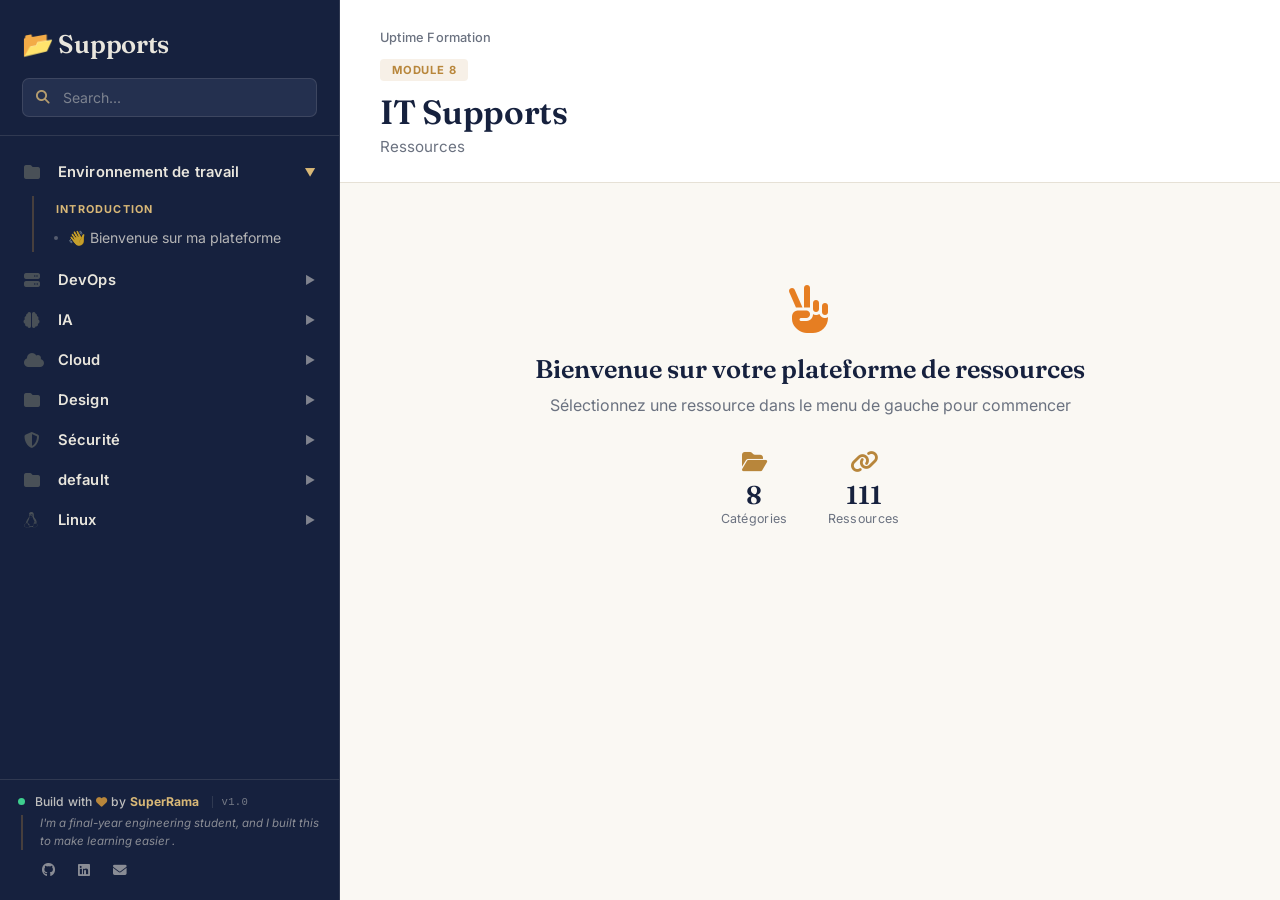
<file: index.html>
<!DOCTYPE html>
<html lang="fr">
<head>
  <meta charset="UTF-8">
  <meta name="viewport" content="width=device-width, initial-scale=1.0">
  <title>Drop</title>
  <link rel="stylesheet" href="design.css">
  <!-- Font Awesome pour les icônes -->
  <link rel="stylesheet" href="https://cdnjs.cloudflare.com/ajax/libs/font-awesome/6.5.0/css/all.min.css">
</head>
<body>
  <button class="sidebar-toggle" id="sidebarToggle" aria-label="Ouvrir le menu">
  <span></span>
  <span></span>
  <span></span>
</button>

<div class="sidebar-overlay" id="sidebarOverlay"></div>
  <div class="app-container">
    <!-- PANEL GAUCHE : Arborescence -->
    <aside class="sidebar">
      <div class="sidebar-header">
        <h2>📂 Supports</h2>
        <div class="search-wrapper">
          <i class="fas fa-search search-icon"></i>
          <input type="text" id="search" placeholder="Search...">
        </div>
      </div>
      <nav id="tree-container">
        <!-- Généré dynamiquement par JavaScript -->
      </nav>
        <!-- Footer  -->
    <footer class="app-footer">
      <div class="app-footer-top">
        <span class="app-footer-status" aria-hidden="true"></span>
        <span class="app-footer-text">
          Build with <i class="fa-solid fa-heart app-footer-heart"></i> by
          <a href="#" class="app-footer-brand">SuperRama</a>
        </span>
        <span class="app-footer-version">v1.0</span>
      </div>
      <p class="app-footer-bio">
        I'm a final-year engineering student, and I built this to make learning easier .
      </p>
      <div class="app-footer-socials">
        <a href="https://github.com/Ramadiaw12" target="_blank" rel="noopener noreferrer" aria-label="GitHub" class="app-footer-social-link">
          <i class="fa-brands fa-github"></i>
        </a>
        <a href="https://www.linkedin.com/in/ramatoulaye-diawane/" target="_blank" rel="noopener noreferrer" aria-label="LinkedIn" class="app-footer-social-link">
          <i class="fa-brands fa-linkedin"></i>
        </a>
        <a href="mailto:superrama86@gmail.com" aria-label="Email" class="app-footer-social-link">
          <i class="fa-solid fa-envelope"></i>
        </a>
      </div>
    </footer>
    </aside>

    <!-- PANEL DROIT : Contenu -->
    <main class="main-panel">
      <div class="content-header">
        <div class="breadcrumb">
          <span id="breadcrumb-path">Uptime Formation</span>
        </div>
        <div class="module-info">
          <span class="module-badge">Module 8</span>
          <h1 id="page-title">IT Supports</h1>
          <p id="page-subtitle">Ressources</p>
        </div>
      </div>
      <div class="content-body" id="content-display">
        <div class="welcome-message">
          <i class="fas fa-hand-peace" style="font-size: 3rem; color: #e67e22; margin-bottom: 20px;"></i>
          <h2>Bienvenue sur votre plateforme de ressources</h2>
          <p>Sélectionnez une ressource dans le menu de gauche pour commencer</p>
          <div class="quick-stats">
            <div class="stat">
              <i class="fas fa-folder-open"></i>
              <span id="total-categories">0</span>
              <small>Catégories</small>
            </div>
            <div class="stat">
              <i class="fas fa-link"></i>
              <span id="total-links">0</span>
              <small>Ressources</small>
            </div>
          </div>
        </div>
      </div>
    </main>
  </div>

 

  <script src="script.js"></script>

</body>
</html>
</file>
<file: design.css>
@import url('https://fonts.googleapis.com/css2?family=Fraunces:opsz,wght@9..144,400;9..144,600;9..144,700&family=Inter:wght@400;500;600;700&display=swap');

:root {
  /* Palette — "catalogue de bibliothèque" */
  --ink: #16213e;          
  --ink-soft: #24304f;     
  --paper: #faf8f3;        
  --paper-card: #ffffff;   
  --gold: #b8863b;         
  --gold-soft: #d9b877;    
  --text-primary: #1a1a2e;
  --text-muted: #6b7280;
  --text-on-ink: #e9e6dd;
  --border: #e6e1d6;
  --border-ink: rgba(233, 230, 221, 0.12);

  --font-display: 'Fraunces', Georgia, serif;
  --font-body: 'Inter', -apple-system, BlinkMacSystemFont, 'Segoe UI', Roboto, sans-serif;
}

* {
  margin: 0;
  padding: 0;
  box-sizing: border-box;
  font-family: var(--font-body);
}

body {
  background: var(--paper);
  height: 100vh;
  overflow: hidden;
  color: var(--text-primary);
}

.app-container {
  display: flex;
  height: 100vh;
  width: 100vw;
  background: var(--paper);
}

/*  SIDEBAR GAUCHE  */
.sidebar {
  width: 340px;
  min-width: 340px;
  background: var(--ink);
  border-right: 1px solid var(--border-ink);
  display: flex;
  flex-direction: column;
  height: 100vh;
  overflow: hidden;
}

.sidebar-header {
  padding: 28px 22px 18px 22px;
  border-bottom: 1px solid var(--border-ink);
  background: var(--ink);
}

.sidebar-header h2 {
  font-family: var(--font-display);
  font-size: 1.6rem;
  font-weight: 600;
  color: var(--text-on-ink);
  margin-bottom: 18px;
  letter-spacing: -0.3px;
}

.search-wrapper {
  position: relative;
  display: flex;
  align-items: center;
}

.search-icon {
  position: absolute;
  left: 14px;
  color: var(--gold-soft);
  font-size: 0.85rem;
  opacity: 0.8;
}

#search {
  width: 100%;
  padding: 10px 14px 10px 40px;
  border-radius: 7px;
  border: 1px solid var(--border-ink);
  font-size: 0.88rem;
  outline: none;
  transition: 0.2s;
  background: var(--ink-soft);
  color: var(--text-on-ink);
}

#search:focus {
  border-color: var(--gold);
  background: var(--ink-soft);
  box-shadow: 0 0 0 3px rgba(184, 134, 59, 0.18);
}

#search::placeholder {
  color: rgba(233, 230, 221, 0.45);
}

#tree-container {
  flex: 1;
  overflow-y: auto;
  padding: 18px 12px 24px 12px;
  background: var(--ink);
}

#tree-container::-webkit-scrollbar {
  width: 6px;
}

#tree-container::-webkit-scrollbar-track {
  background: transparent;
}

#tree-container::-webkit-scrollbar-thumb {
  background: rgba(233, 230, 221, 0.18);
  border-radius: 10px;
}

/*  ARBORESCENCE  */
.category {
  margin-bottom: 4px;
}

.category-header {
  display: flex;
  align-items: center;
  padding: 9px 12px;
  cursor: pointer;
  border-radius: 6px;
  transition: 0.15s;
  user-select: none;
  gap: 10px;
}

.category-header:hover {
  background: var(--ink-soft);
}

.category-icon {
  font-size: 0.95rem;
  width: 24px;
  text-align: center;
  color: var(--gold-soft);
  flex-shrink: 0;
}

.category-name {
  flex: 1;
  font-weight: 600;
  font-size: 0.92rem;
  color: var(--text-on-ink);
  letter-spacing: 0.1px;
}

.category-toggle {
  font-size: 0.7rem;
  color: rgba(233, 230, 221, 0.5);
  transition: transform 0.25s;
  margin-left: auto;
}

.category-toggle.rotated {
  transform: rotate(90deg);
  color: var(--gold-soft);
}

.category-content {
  overflow: hidden;
  max-height: 0;
  transition: max-height 0.3s ease;
  padding-left: 8px;
}

.category-content.open {
  max-height: 2000px;
}

/* sous-catégories  */
.subcategory {
  margin: 6px 0 6px 12px;
  padding-left: 14px;
  border-left: 2px solid rgba(184, 134, 59, 0.3);
}

.subcategory-name {
  font-weight: 700;
  font-size: 0.68rem;
  color: var(--gold-soft);
  padding: 6px 8px;
  letter-spacing: 1.2px;
  text-transform: uppercase;
}

.link-item {
  display: block;
  padding: 6px 10px 6px 20px;
  margin: 1px 0;
  border-radius: 4px;
  color: rgba(233, 230, 221, 0.75);
  text-decoration: none;
  font-size: 0.88rem;
  cursor: pointer;
  transition: 0.15s;
  position: relative;
}

.link-item::before {
  content: "";
  position: absolute;
  left: 6px;
  top: 50%;
  transform: translateY(-50%);
  width: 4px;
  height: 4px;
  border-radius: 50%;
  background: rgba(233, 230, 221, 0.3);
}

.link-item:hover {
  background: var(--ink-soft);
  color: var(--gold-soft);
}

.link-item.active {
  background: rgba(184, 134, 59, 0.16);
  color: var(--text-on-ink);
  border-left: 2px solid var(--gold);
  padding-left: 18px;
  font-weight: 500;
}

.link-item.active::before {
  background: var(--gold);
}

/*  PANEL DROIT  */
.main-panel {
  flex: 1;
  display: flex;
  flex-direction: column;
  background: var(--paper);
  height: 100vh;
  overflow: hidden;
}

.content-header {
  padding: 26px 40px;
  background: var(--paper-card);
  border-bottom: 1px solid var(--border);
  flex-shrink: 0;
}

.breadcrumb {
  margin-bottom: 12px;
}

#breadcrumb-path {
  font-size: 0.8rem;
  color: var(--text-muted);
  font-weight: 500;
  letter-spacing: 0.2px;
}

.module-badge {
  display: inline-block;
  background: rgba(184, 134, 59, 0.12);
  padding: 4px 12px;
  border-radius: 4px;
  font-size: 0.7rem;
  font-weight: 700;
  color: var(--gold);
  margin-bottom: 10px;
  letter-spacing: 0.8px;
  text-transform: uppercase;
}

#page-title {
  font-family: var(--font-display);
  font-size: 2.1rem;
  font-weight: 600;
  color: var(--ink);
  letter-spacing: -0.3px;
  margin-bottom: 4px;
}

#page-subtitle {
  font-size: 0.95rem;
  color: var(--text-muted);
  font-weight: 400;
}

.content-body {
  flex: 1;
  padding: 32px 40px;
  overflow-y: auto;
  background: var(--paper);
}

.content-body::-webkit-scrollbar {
  width: 6px;
}

.content-body::-webkit-scrollbar-track {
  background: transparent;
}

.content-body::-webkit-scrollbar-thumb {
  background: #d1cabb;
  border-radius: 10px;
}

/*  MESSAGE D'ACCUEIL  */
.welcome-message {
  text-align: center;
  padding: 70px 20px;
  max-width: 600px;
  margin: 0 auto;
}

.welcome-message h2 {
  font-family: var(--font-display);
  font-size: 1.6rem;
  font-weight: 600;
  color: var(--ink);
  margin-bottom: 10px;
}

.welcome-message p {
  color: var(--text-muted);
  font-size: 1rem;
}

.quick-stats {
  display: flex;
  justify-content: center;
  gap: 40px;
  margin-top: 36px;
}

.stat {
  display: flex;
  flex-direction: column;
  align-items: center;
}

.stat i {
  font-size: 1.4rem;
  color: var(--gold);
  margin-bottom: 6px;
}

.stat span {
  font-family: var(--font-display);
  font-size: 1.6rem;
  font-weight: 600;
  color: var(--ink);
}

.stat small {
  font-size: 0.78rem;
  color: var(--text-muted);
  letter-spacing: 0.3px;
}

/*  AFFICHAGE DU CONTENU  */
.content-display-content {
  background: var(--paper-card);
  border: 1px solid var(--border);
  border-radius: 10px;
  padding: 32px;
  box-shadow: 0 1px 2px rgba(22, 33, 62, 0.04), 0 8px 24px rgba(22, 33, 62, 0.04);
}

.content-display-content iframe {
  width: 100%;
  height: 600px;
  border: 1px solid var(--border);
  border-radius: 8px;
  background: white;
}

.content-display-content .link-actions {
  margin-top: 16px;
  display: flex;
  gap: 12px;
  align-items: center;
}

.content-display-content .link-actions a {
  color: var(--gold);
  text-decoration: none;
  font-weight: 600;
  font-size: 0.9rem;
}

.content-display-content .link-actions a:hover {
  text-decoration: underline;
}

/*  CARTE DE SECOURS  */
.external-link-card {
  display: flex;
  flex-direction: column;
  align-items: center;
  text-align: center;
  padding: 56px 32px;
  background: var(--paper);
  border: 1px dashed var(--border);
  border-radius: 10px;
}

.external-link-card-icon {
  font-size: 2.6rem;
  color: var(--gold);
  margin-bottom: 18px;
}

.external-link-card h3 {
  font-family: var(--font-display);
  font-size: 1.3rem;
  color: var(--ink);
  margin-bottom: 8px;
}

.external-link-card p {
  color: var(--text-muted);
  font-size: 0.9rem;
  max-width: 380px;
  margin-bottom: 22px;
}

.external-link-card-btn {
  display: inline-flex;
  align-items: center;
  gap: 8px;
  background: var(--ink);
  color: var(--text-on-ink);
  padding: 10px 22px;
  border-radius: 7px;
  text-decoration: none;
  font-weight: 600;
  font-size: 0.9rem;
  transition: 0.2s;
}

.external-link-card-btn:hover {
  background: var(--gold);
  color: var(--ink);
}

/*  FOOTER */
.app-footer {
  flex-shrink: 0;
  display: flex;
  flex-direction: column;
  gap: 6px;
  padding: 14px 18px 16px 18px;
  background: var(--ink);
  border-top: 1px solid var(--border-ink);
}

.app-footer-top {
  display: flex;
  align-items: center;
  gap: 10px;
  flex-wrap: wrap;
}

.app-footer-status {
  width: 7px;
  height: 7px;
  border-radius: 50%;
  background: #3ecf8e;
  box-shadow: 0 0 0 0 rgba(62, 207, 142, 0.6);
  animation: pulse-status 2s infinite;
  flex-shrink: 0;
}

@keyframes pulse-status {
  0% {
    box-shadow: 0 0 0 0 rgba(62, 207, 142, 0.55);
  }
  70% {
    box-shadow: 0 0 0 6px rgba(62, 207, 142, 0);
  }
  100% {
    box-shadow: 0 0 0 0 rgba(62, 207, 142, 0);
  }
}

.app-footer-text {
  font-size: 0.76rem;
  color: rgba(233, 230, 221, 0.8);
  font-weight: 500;
  letter-spacing: 0.1px;
}

.app-footer-heart {
  color: var(--gold);
  font-size: 0.7rem;
  margin: 0 1px;
}

.app-footer-brand {
  color: var(--gold-soft);
  text-decoration: none;
  font-weight: 700;
}

.app-footer-brand:hover {
  text-decoration: underline;
}

.app-footer-version {
  font-family: 'Courier New', monospace;
  font-size: 0.66rem;
  color: rgba(233, 230, 221, 0.45);
  border-left: 1px solid var(--border-ink);
  padding-left: 9px;
  margin-left: 2px;
  letter-spacing: 0.3px;
}

.app-footer-bio {
  font-size: 0.72rem;
  line-height: 1.5;
  color: rgba(233, 230, 221, 0.55);
  font-style: italic;
  padding-left: 17px;
  border-left: 2px solid rgba(184, 134, 59, 0.3);
  margin-left: 3px;
}

.app-footer-socials {
  display: flex;
  align-items: center;
  gap: 10px;
  margin-top: 2px;
  padding-left: 17px;
}

.app-footer-social-link {
  display: flex;
  align-items: center;
  justify-content: center;
  width: 26px;
  height: 26px;
  border-radius: 6px;
  color: rgba(233, 230, 221, 0.55);
  background: transparent;
  font-size: 0.85rem;
  text-decoration: none;
  transition: background 0.15s ease, color 0.15s ease, transform 0.15s ease;
}

.app-footer-social-link:hover {
  background: rgba(184, 134, 59, 0.16);
  color: var(--gold-soft);
  transform: translateY(-1px);
}

.app-footer-social-link:focus-visible {
  outline: 2px solid var(--gold);
  outline-offset: 2px;
}

@media (prefers-reduced-motion: reduce) {
  .app-footer-status {
    animation: none;
  }
}

/*  ACCESSIBILITÉ  */
a:focus-visible,
button:focus-visible,
.link-item:focus-visible,
.category-header:focus-visible,
#search:focus-visible {
  outline: 2px solid var(--gold);
  outline-offset: 2px;
}

@media (prefers-reduced-motion: reduce) {
  * {
    transition: none !important;
  }
}

/*  PAGE D'INTRODUCTION  */
.intro-page {
  padding: 20px 10px;
  animation: fadeIn 0.5s ease;
}

.intro-page h1 {
  font-size: 2rem;
  color: #1a1a2e;
  margin-bottom: 16px;
  font-weight: 700;
}

.intro-page p {
  font-size: 1.05rem;
  color: #495057;
  line-height: 1.8;
  margin-bottom: 24px;
}

.intro-page strong {
  color: #e67e22;
}

.intro-objectives {
  background: #f8f9fa;
  border-radius: 12px;
  padding: 24px 28px;
  margin: 24px 0;
  border-left: 4px solid #e67e22;
}

.intro-objectives h2 {
  font-size: 1.2rem;
  color: #1a1a2e;
  margin-bottom: 12px;
}

.intro-objectives ul {
  list-style: none;
  padding: 0;
}

.intro-objectives ul li {
  padding: 6px 0;
  color: #495057;
  font-size: 0.95rem;
}

.intro-objectives ul li::before {
  content: "▸ ";
  color: #e67e22;
  font-weight: bold;
}

.intro-quote {
  background: linear-gradient(135deg, #2d3436 0%, #1a1a2e 100%);
  border-radius: 12px;
  padding: 24px 28px;
  margin-top: 24px;
  text-align: center;
}

.intro-quote blockquote {
  color: white;
  font-size: 1.2rem;
  font-style: italic;
  font-weight: 300;
  line-height: 1.6;
}

@keyframes fadeIn {
  from {
    opacity: 0;
    transform: translateY(15px);
  }
  to {
    opacity: 1;
    transform: translateY(0);
  }
}

/*  MENU BURGER  */
.sidebar-toggle {
  display: none;
  position: fixed;
  top: 16px;
  right: 16px;
  z-index: 200;
  width: 44px;
  height: 44px;
  flex-direction: column;
  align-items: center;
  justify-content: center;
  gap: 5px;
  background: var(--ink);
  border: 1px solid var(--border-ink);
  border-radius: 8px;
  cursor: pointer;
  box-shadow: 0 2px 8px rgba(22, 33, 62, 0.25);
}

.sidebar-toggle span {
  display: block;
  width: 20px;
  height: 2px;
  background: var(--gold-soft);
  border-radius: 2px;
  transition: transform 0.25s ease, opacity 0.25s ease;
}

.sidebar-toggle.active span:nth-child(1) {
  transform: translateY(7px) rotate(45deg);
}
.sidebar-toggle.active span:nth-child(2) {
  opacity: 0;
}
.sidebar-toggle.active span:nth-child(3) {
  transform: translateY(-7px) rotate(-45deg);
}

.sidebar-overlay {
  display: none;
  position: fixed;
  inset: 0;
  background: rgba(22, 33, 62, 0.45);
  z-index: 150;
  opacity: 0;
  transition: opacity 0.25s ease;
}

.sidebar-overlay.active {
  display: block;
  opacity: 1;
}

/*  RESPONSIVE   */
@media (max-width: 1024px) and (min-width: 769px) {
  .sidebar {
    width: 280px;
    min-width: 280px;
  }
  .content-header,
  .content-body {
    padding-left: 28px;
    padding-right: 28px;
  }
}

@media (max-width: 768px) {
  .app-container {
    flex-direction: column;
  }

  .sidebar-toggle {
    display: flex;
  }

  .sidebar {
    position: fixed;
    top: 0;
    left: 0;
    bottom: 0;
    width: 82%;
    max-width: 320px;
    max-height: 100vh;
    min-width: unset;
    z-index: 180;
    border-right: none;
    transform: translateX(-100%);
    transition: transform 0.3s ease;
    box-shadow: 8px 0 30px rgba(22, 33, 62, 0.3);
  }

  .sidebar.open {
    transform: translateX(0);
  }

  .main-panel {
    width: 100%;
  }

  .content-header {
    padding: 16px 76px 16px 20px; 
  }

  #page-title {
    font-size: 1.5rem;
  }

  .content-body {
    padding: 16px 20px;
  }

  .content-display-content iframe {
    height: 300px;
  }

  .quick-stats {
    gap: 20px;
  }

  .link-item {
    padding: 10px 10px 10px 20px;
    font-size: 0.95rem;
  }

  .category-header {
    padding: 12px;
  }
}

@media (max-width: 380px) {
  .quick-stats {
    flex-wrap: wrap;
    gap: 20px;
  }
  .content-display-content {
    padding: 20px;
  }
}

@media (max-width: 900px) and (orientation: landscape) {
  .sidebar {
    max-height: 100vh;
  }
  .content-header {
    padding: 12px 76px 12px 20px;
  }
}
</file>
